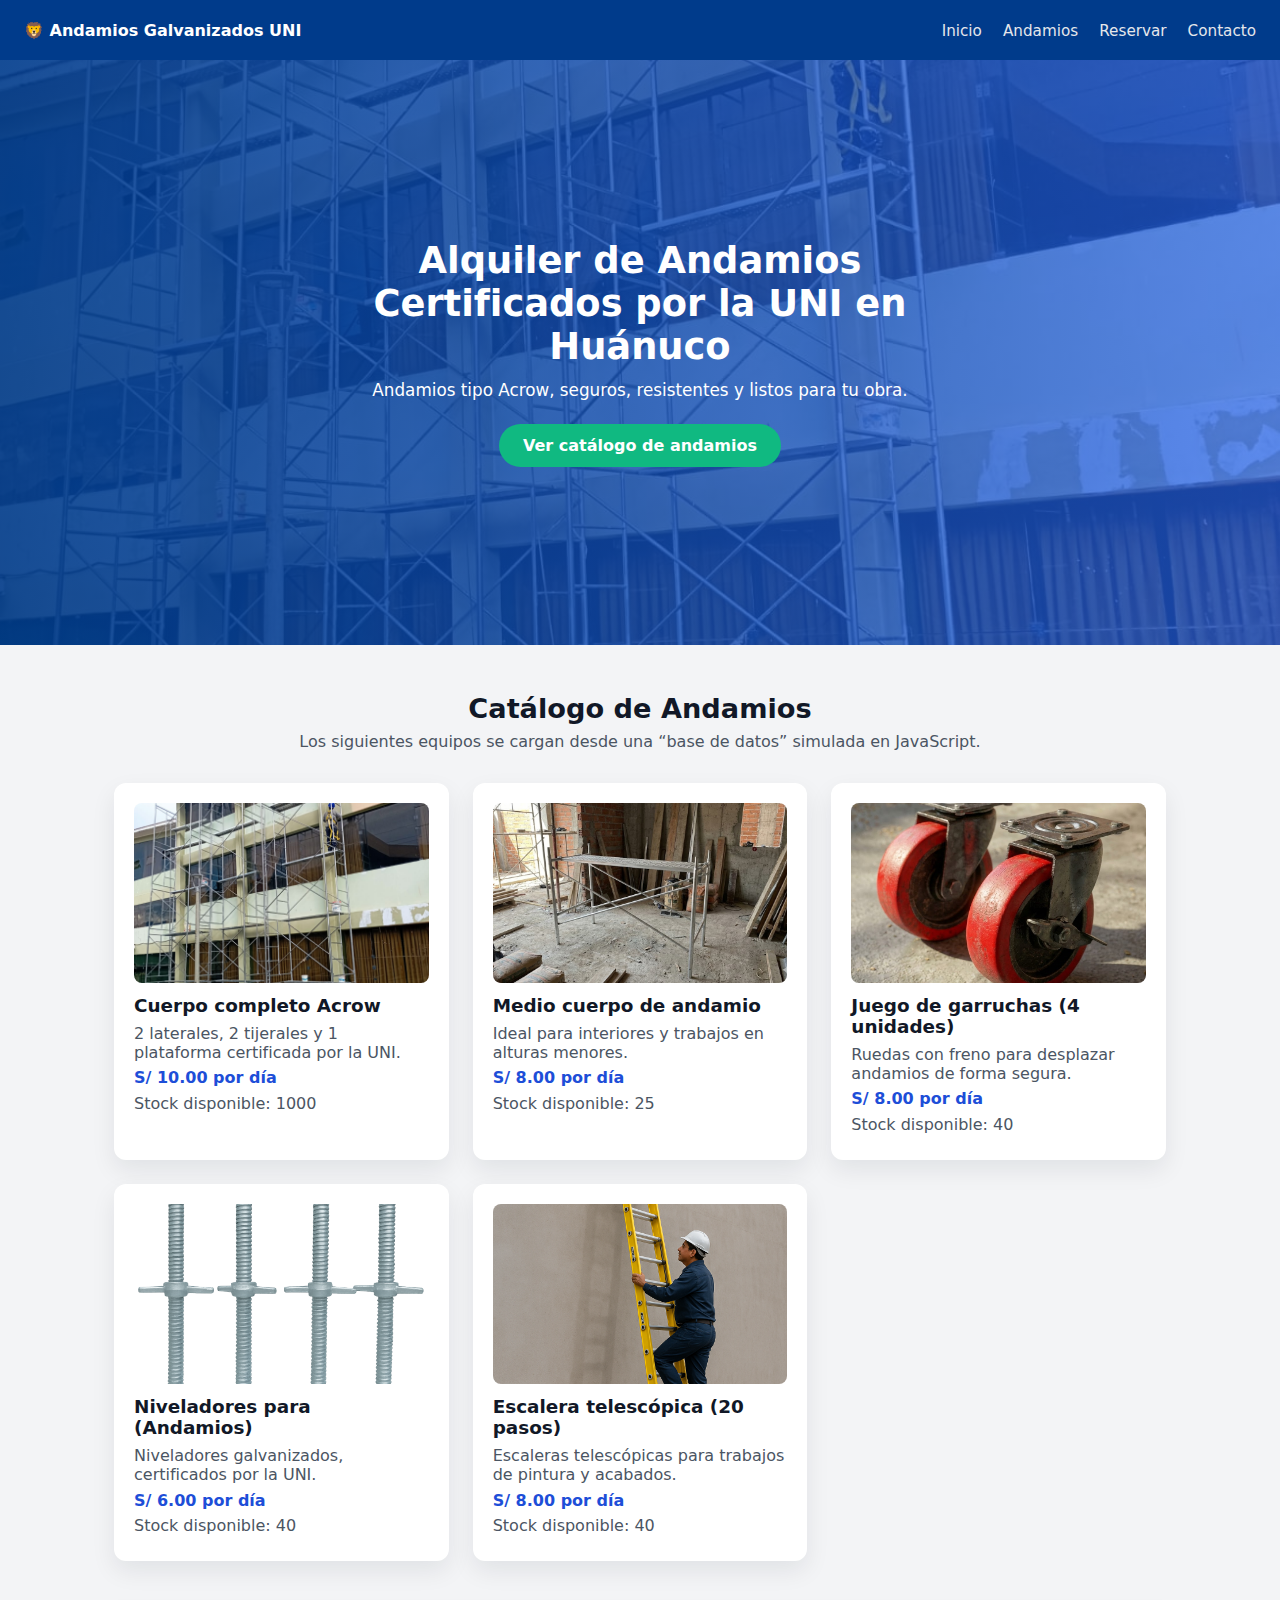
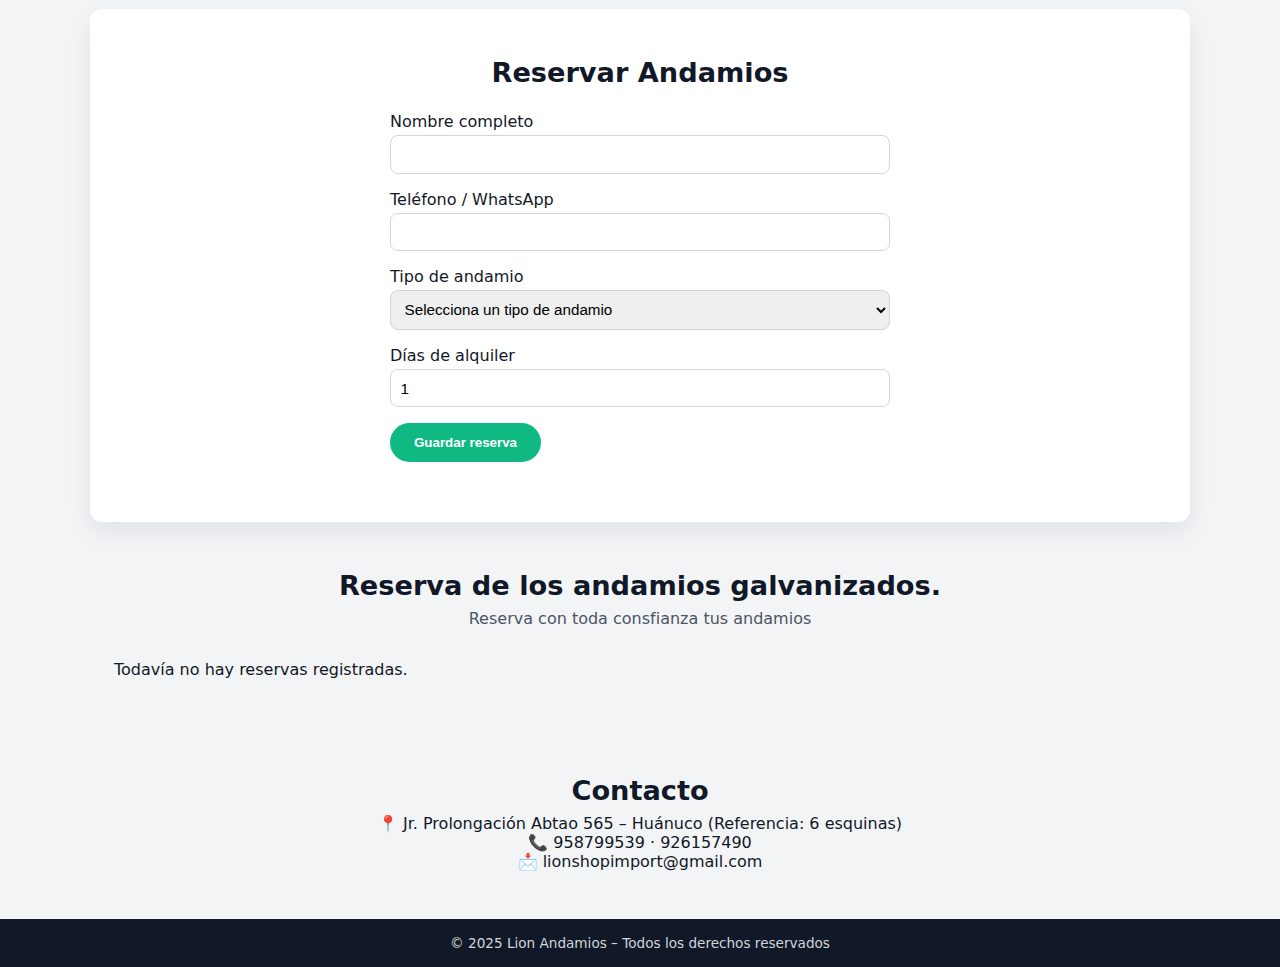
<file: andamios/andamios.html>
<!DOCTYPE html>
<html lang="es">
<head>
  <meta charset="UTF-8" />
  <title>Lion Andamios | Alquiler de andamios certificados</title>
  <meta name="viewport" content="width=device-width, initial-scale=1.0" />
  <link rel="stylesheet" href="andamios.css" />
</head>
<body>
  <header class="header">
    <div class="logo">🦁 Andamios Galvanizados UNI</div>
    <nav class="nav">
      <a href="#inicio">Inicio</a>
      <a href="#andamios">Andamios</a>
      <a href="#reservar">Reservar</a>
      <a href="#contacto">Contacto</a>
    </nav>
  </header>

  <main>
    <!-- HERO -->
    <section id="inicio" class="hero">
      <div class="hero-content">
        <h1>Alquiler de Andamios Certificados por la UNI en Huánuco</h1>
        <p>Andamios tipo Acrow, seguros, resistentes y listos para tu obra.</p>
        <a href="#andamios" class="btn-primary">Ver catálogo de andamios</a>
      </div>
    </section>

    <!-- CATÁLOGO (cargado desde "base de datos" en JS) -->
    <section id="andamios" class="section">
      <h2>Catálogo de Andamios</h2>
      <p class="section-desc">
        Los siguientes equipos se cargan desde una “base de datos” simulada en JavaScript.
      </p>

      <div id="andamios-list" class="grid-andamios">
        <!-- Se llena dinámicamente con app.js -->
      </div>
    </section>

    <!-- FORMULARIO DE RESERVA -->
    <section id="reservar" class="section section-reserva">
      <h2>Reservar Andamios</h2>

      <form id="reserva-form" class="form-reserva">
        <div class="field">
          <label for="nombre">Nombre completo</label>
          <input type="text" id="nombre" required />
        </div>

        <div class="field">
          <label for="telefono">Teléfono / WhatsApp</label>
          <input type="tel" id="telefono" required />
        </div>

        <div class="field">
          <label for="andamioSelect">Tipo de andamio</label>
          <select id="andamioSelect" required>
            <!-- Opciones se llenan en app.js -->
          </select>
        </div>

        <div class="field">
          <label for="dias">Días de alquiler</label>
          <input type="number" id="dias" min="1" value="1" required />
        </div>

        <button type="submit" class="btn-primary">Guardar reserva</button>
        <p id="mensaje" class="mensaje"></p>
      </form>
    </section>

    <!-- LISTADO DE RESERVAS (solo visual, desde JS) -->
    <section class="section">
      <h2>Reserva de los andamios galvanizados.</h2>
      <p class="section-desc">
        Reserva con toda consfianza tus andamios
      </p>
      <div id="reservas-list" class="reservas-list">
        <!-- Se llena dinámicamente -->
      </div>
    </section>

    <!-- CONTACTO -->
    <section id="contacto" class="section section-contacto">
      <h2>Contacto</h2>
      <p>📍 Jr. Prolongación Abtao 565 – Huánuco (Referencia: 6 esquinas)</p>
      <p>📞 958799539 · 926157490</p>
      <p>📩 lionshopimport@gmail.com</p>
    </section>
  </main>

  <footer class="footer">
    © 2025 Lion Andamios – Todos los derechos reservados
  </footer>

  <script src="andamios.js"></script>
</body>
</html>
</file>
<file: andamios/andamios.css>
/* RESET */
* {
  box-sizing: border-box;
  margin: 0;
  padding: 0;
}

body {
  font-family: system-ui, -apple-system, BlinkMacSystemFont, "Segoe UI",
    sans-serif;
  background-color: #f3f4f6;
  color: #111827;
}

/* HEADER */
.header {
  position: fixed;
  top: 0;
  width: 100%;
  height: 60px;
  padding: 0 1.5rem;
  background-color: #003b8b;
  color: #ffffff;
  display: flex;
  align-items: center;
  justify-content: space-between;
  z-index: 10;
}

.logo {
  font-weight: 700;
}

.nav a {
  margin-left: 1rem;
  color: #e5e7eb;
  text-decoration: none;
  font-weight: 500;
  font-size: 0.95rem;
}

.nav a:hover {
  color: #ffffff;
}

/* HERO */
.hero {
  margin-top: 60px;
  height: 65vh;
  background: linear-gradient(
      to right,
      rgba(0, 59, 139, 0.9),
      rgba(37, 99, 235, 0.7)
    ),
    url("andamio2.jpg") center/cover no-repeat;
  display: flex;
  justify-content: center;
  align-items: center;
  padding: 0 1.5rem;
}

.hero-content {
  max-width: 650px;
  color: #ffffff;
  text-align: center;
}

.hero-content h1 {
  font-size: 2.3rem;
  margin-bottom: 0.75rem;
}

.hero-content p {
  font-size: 1.05rem;
  margin-bottom: 1.5rem;
}

.btn-primary {
  display: inline-block;
  padding: 0.75rem 1.5rem;
  background-color: #10b981;
  color: #ffffff;
  border-radius: 999px;
  border: none;
  cursor: pointer;
  text-decoration: none;
  font-weight: 600;
}

.btn-primary:hover {
  background-color: #059669;
}

/* SECCIONES GENERALES */
.section {
  max-width: 1100px;
  margin: 0 auto;
  padding: 3rem 1.5rem;
}

.section h2 {
  text-align: center;
  margin-bottom: 0.5rem;
  font-size: 1.7rem;
}

.section-desc {
  text-align: center;
  color: #4b5563;
  margin-bottom: 2rem;
}

/* GRID ANDAMIOS */
.grid-andamios {
  display: grid;
  grid-template-columns: repeat(auto-fit, minmax(260px, 1fr));
  gap: 1.5rem;
}

.card-andamio {
  background-color: #ffffff;
  border-radius: 0.75rem;
  padding: 1.25rem;
  box-shadow: 0 10px 25px rgba(15, 23, 42, 0.08);
}

.card-andamio h3 {
  margin-bottom: 0.5rem;
  font-size: 1.15rem;
}

.card-andamio p {
  margin-bottom: 0.4rem;
  color: #4b5563;
}

.card-andamio .precio {
  font-weight: 700;
  color: #1d4ed8;
}

/* FORMULARIO */
.section-reserva {
  background-color: #ffffff;
  border-radius: 0.75rem;
  box-shadow: 0 10px 25px rgba(15, 23, 42, 0.08);
}

.form-reserva {
  max-width: 500px;
  margin: 1.5rem auto 0 auto;
}

.field {
  margin-bottom: 1rem;
}

.field label {
  display: block;
  margin-bottom: 0.25rem;
  font-weight: 500;
}

.field input,
.field select {
  width: 100%;
  padding: 0.6rem;
  border-radius: 0.5rem;
  border: 1px solid #d1d5db;
  font-size: 0.95rem;
}

.mensaje {
  margin-top: 0.75rem;
  font-size: 0.9rem;
}

/* RESERVAS LIST */
.reservas-list {
  margin-top: 1.5rem;
}

.reserva-item {
  background-color: #ffffff;
  border-radius: 0.75rem;
  padding: 1rem;
  box-shadow: 0 6px 15px rgba(15, 23, 42, 0.06);
  margin-bottom: 0.75rem;
  font-size: 0.95rem;
}

/* CONTACTO */
.section-contacto {
  text-align: center;
}

/* FOOTER */
.footer {
  text-align: center;
  padding: 1rem;
  background-color: #111827;
  color: #d1d5db;
  font-size: 0.85rem;
}

/* RESPONSIVE */
@media (max-width: 640px) {
  .hero {
    height: 70vh;
  }

  .hero-content h1 {
    font-size: 1.9rem;
  }
}
.card-andamio__img {
  width: 100%;
  height: 180px;
  object-fit: cover;
  border-radius: 8px;
  margin-bottom: 8px;
}
</file>
